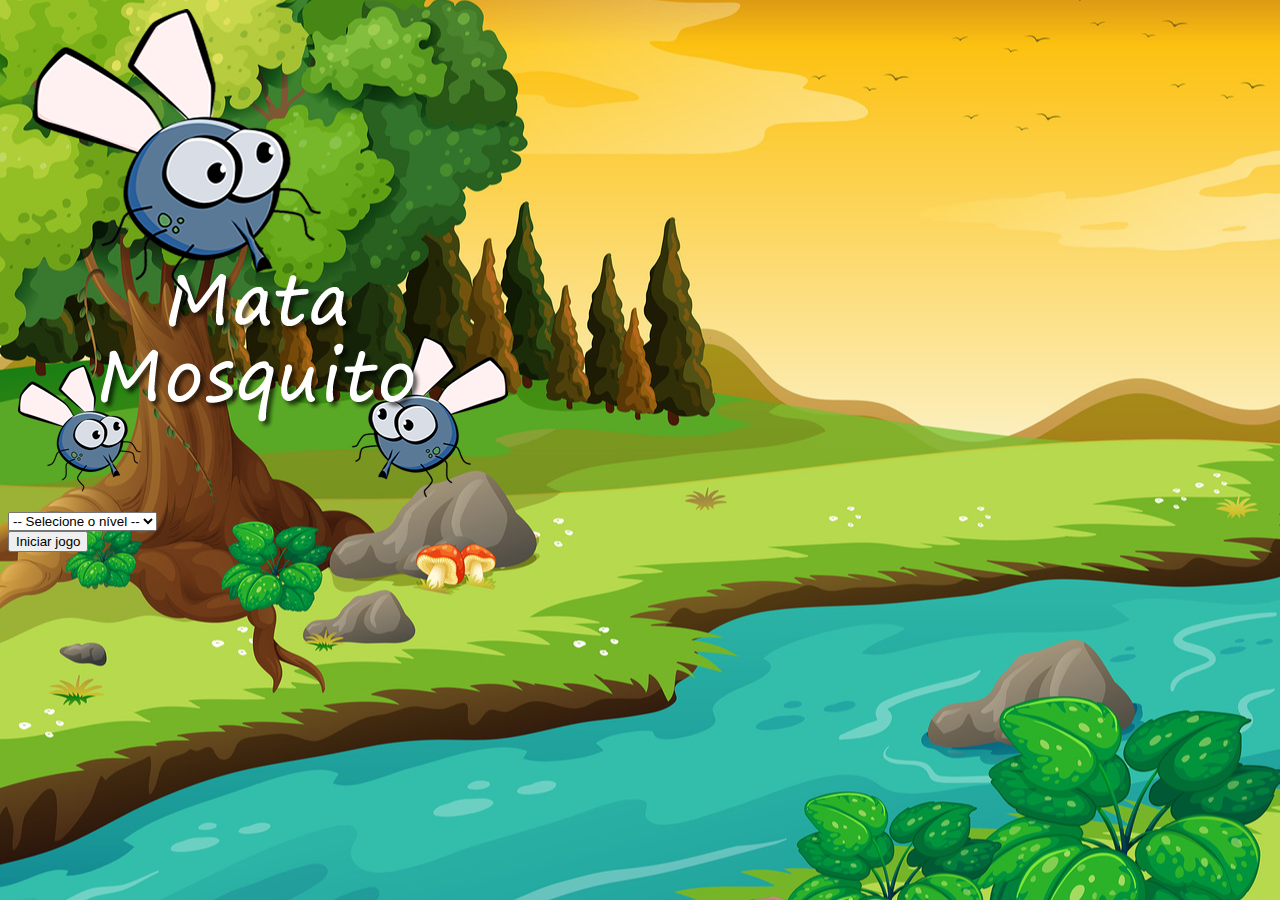
<file: index.html>
<!DOCTYPE html>
<html>
<head>
	<title></title>
	<meta charset="utf-8">


	<link rel="stylesheet" href="https://stackpath.bootstrapcdn.com/bootstrap/4.5.0/css/bootstrap.min.css" integrity="sha384-9aIt2nRpC12Uk9gS9baDl411NQApFmC26EwAOH8WgZl5MYYxFfc+NcPb1dKGj7Sk" crossorigin="anonymous">

	<link rel="stylesheet" type="text/css" href="estilo.css">

	<script type="text/javascript">
		function iniciarjogo() {
			var nivel = document.getElementById('nivel').value

			if(nivel === '') {
				alert('Selecione um nível para iniciar o jogo')
				return false
			}

			window.location.href = "app.html?" + nivel
		}
	</script>

</head>
<body>

	<div class="container">
		<div class="row">
			<div class="col">
				<div class="d-flex justify-content-center">
				<img src="imagens/game.png">
			</div>
			</div>
		</div>

		<div class="row">
			<div class="col">
				<div class="d-flex justify-content-center">

					<div class="mb-2">
					<select class="form-control" id="nivel">
						<option value="">-- Selecione o nível --</option>
						<option value="normal">Normal</option>
						<option value="dificil">Difícil</option>
						<option value="chucknorris">Chuck Norris</option>
					</select>
				</div>

				</div>
			</div>
		</div>

		<div class="row">
			<div class="col">
				<div class="d-flex justify-content-center">
				<button class="btn btn-danger btn-lg" onclick="iniciarjogo()">Iniciar jogo</button>
			</div>
			</div>
		</div>

	</div>

</body>
</html>
</file>
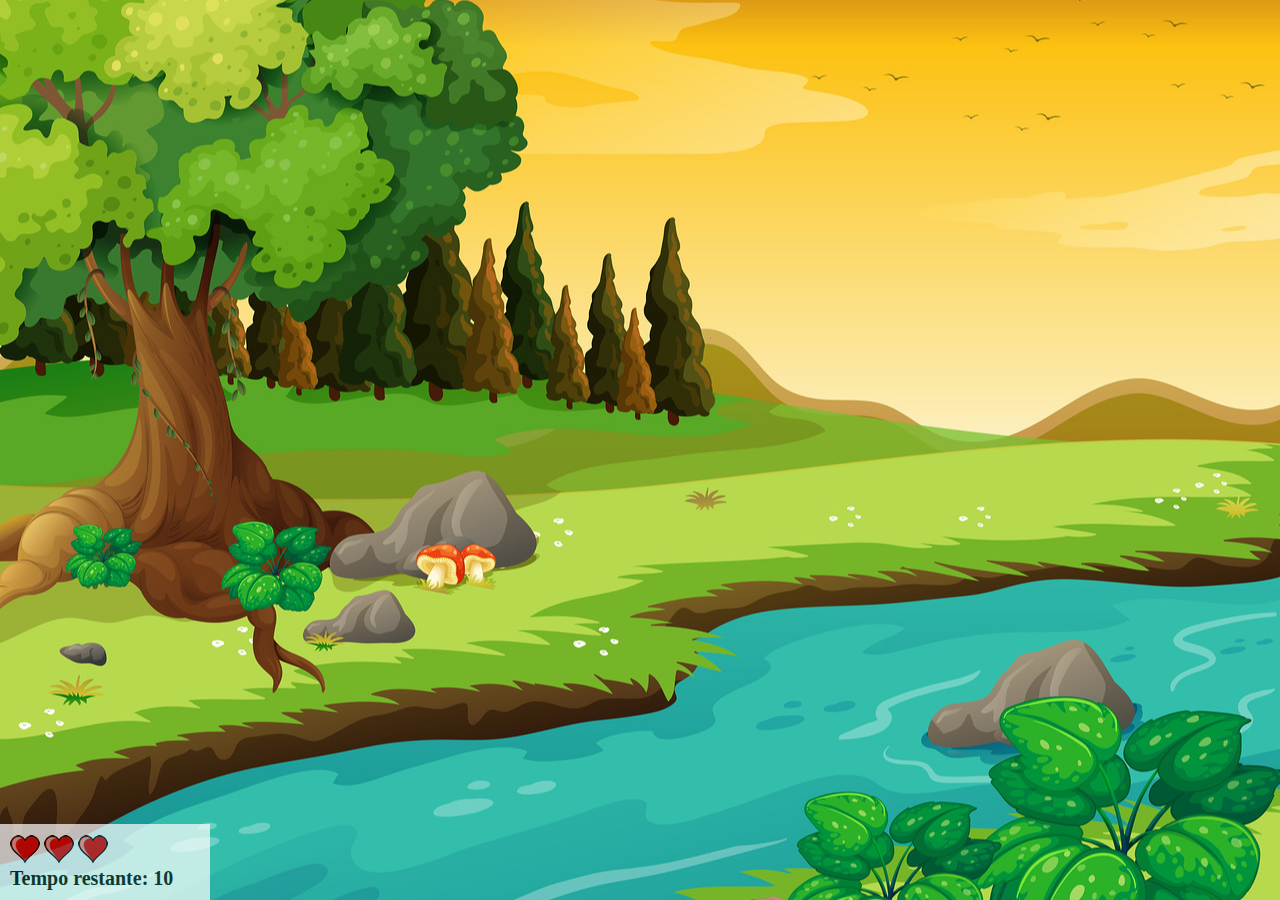
<file: app.html>
<!DOCTYPE html>
<html>
<head>
	<title></title>
	<meta charset="utf-8">

	<link rel="stylesheet" type="text/css" href="estilo.css">
	<script src="jogo.js"></script>
</head>
<body onresize="ajustaTamanhoPalcoJogo()">

	<div class="painel">
		<div class="vidas">
			<img id="v1" src="imagens/coracao_cheio.png">
			<img id="v2" src="imagens/coracao_cheio.png">
			<img id="v3" src="imagens/coracao_cheio.png">
		</div>
		<div class="cronometro">
			Tempo restante: <span id="cronometro"></span>
		</div>
	</div>

<script type="text/javascript">

	document.getElementById('cronometro').innerHTML = tempo

	var criamosquito = setInterval(function() {
		posicaorandomica()
	}, criamosquitotempo)

</script>
</body>
</html>
</file>
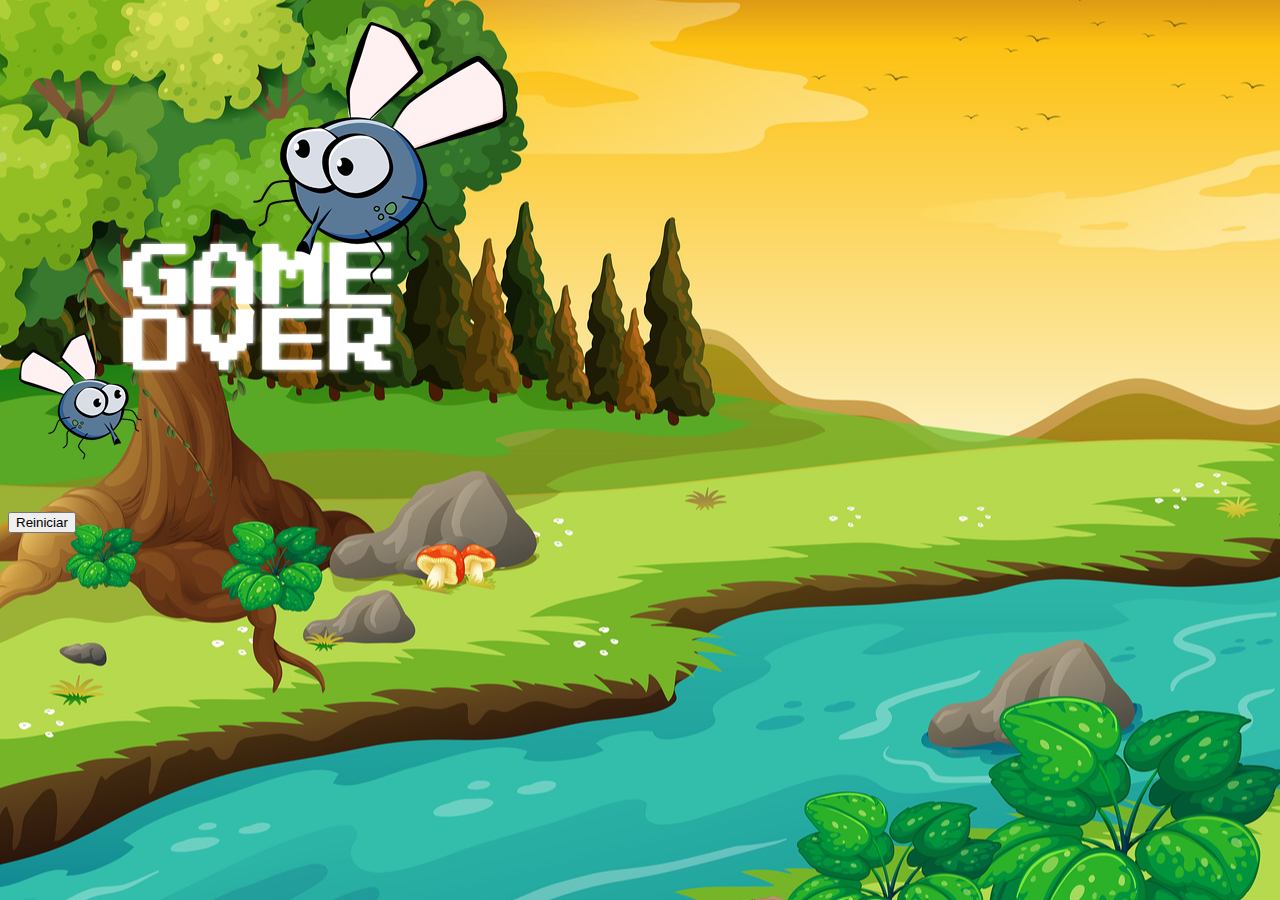
<file: fim_de_jogo.html>
<!DOCTYPE html>
<html>
<head>
	<title></title>
	<meta charset="utf-8">


	<link rel="stylesheet" href="https://stackpath.bootstrapcdn.com/bootstrap/4.5.0/css/bootstrap.min.css" integrity="sha384-9aIt2nRpC12Uk9gS9baDl411NQApFmC26EwAOH8WgZl5MYYxFfc+NcPb1dKGj7Sk" crossorigin="anonymous">

	<link rel="stylesheet" type="text/css" href="estilo.css">
</head>
<body>

	<div class="container">
		<div class="row">
			<div class="col">
				<div class="d-flex justify-content-center">
				<img src="imagens/game_over.png">
			</div>
			</div>
		</div>

		<div class="row">
			<div class="col">
				<div class="d-flex justify-content-center">
				<button class="btn btn-dark btn-lg" onclick="window.location.href='index.html'">Reiniciar</button>
			</div>
			</div>
		</div>

	</div>

</body>
</html>
</file>
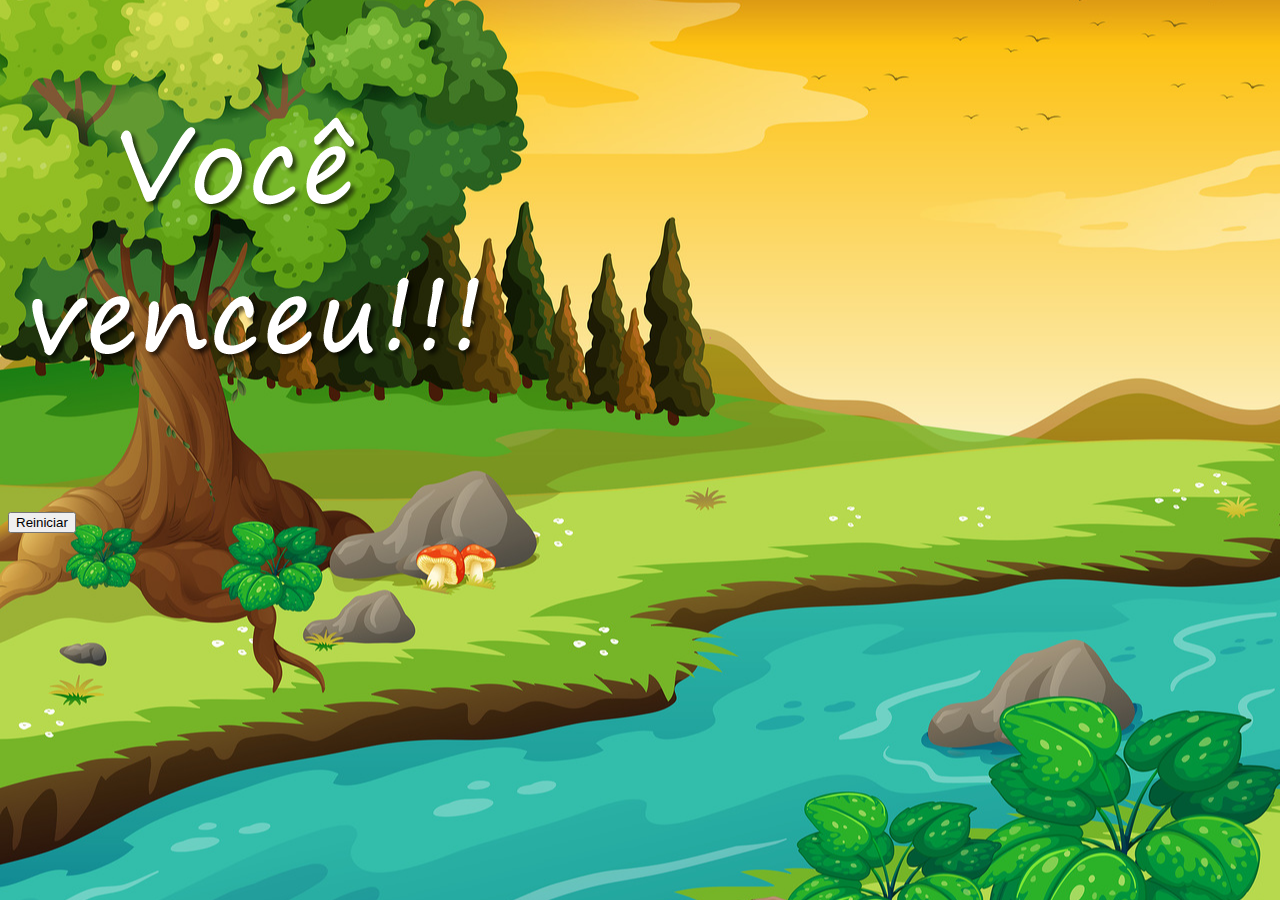
<file: vitoria.html>
<!DOCTYPE html>
<html>
<head>
	<title></title>
	<meta charset="utf-8">


	<link rel="stylesheet" href="https://stackpath.bootstrapcdn.com/bootstrap/4.5.0/css/bootstrap.min.css" integrity="sha384-9aIt2nRpC12Uk9gS9baDl411NQApFmC26EwAOH8WgZl5MYYxFfc+NcPb1dKGj7Sk" crossorigin="anonymous">

	<link rel="stylesheet" type="text/css" href="estilo.css">
</head>
<body>

	<div class="container">
		<div class="row">
			<div class="col">
				<div class="d-flex justify-content-center">
				<img src="imagens/vitoria.png">
			</div>
			</div>
		</div>

		<div class="row">
			<div class="col">
				<div class="d-flex justify-content-center">
				<button class="btn btn-dark btn-lg" onclick="window.location.href='index.html'">Reiniciar</button>
			</div>
			</div>
		</div>

	</div>

</body>
</html>
</file>
<file: estilo.css>
html {
	cursor: url(imagens/mata_mosca.png) 30 30, auto;

}

body {
	background: url(imagens/bg.jpg) no-repeat center fixed;
}


.mosquito1 {
	width: 50px;
	height: 50px;
}

.mosquito2 {
	width: 70px;
	height: 70px;
}

.mosquito3 {
	width: 90px;
	height: 90px;
}

.ladoA {
	transform: scaleX(1);
}

.ladoB {
	transform: scaleX(-1);
}

.painel {
	position: absolute;
	width: 190px;
	padding: 10px;
	bottom: 0px;
	left: 0px;
	border-top: solid 1px #fff;
	background-color: #fff;
	opacity: 0.7
}

.vidas {
	float: left;
}

.cronometro {
	float: left;
	font-size: 20px;
	font-weight: bold;
}
</file>
